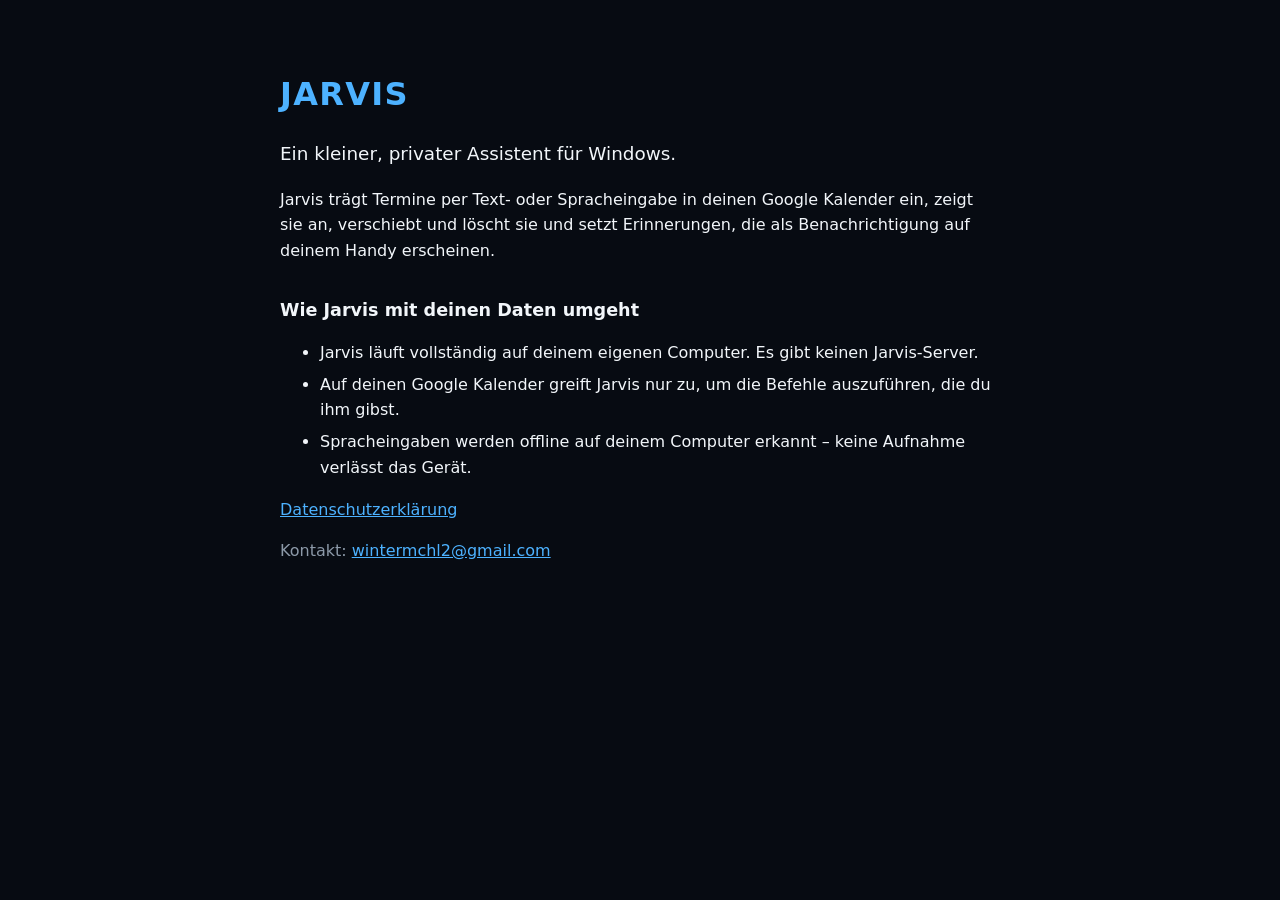
<file: index.html>
<!doctype html>
<html lang="de">
<head>
<meta charset="utf-8">
<meta name="viewport" content="width=device-width, initial-scale=1">
<title>Jarvis – persönlicher Assistent</title>
<link rel="stylesheet" href="style.css">
</head>
<body>
<main>
  <h1>JARVIS</h1>
  <p class="lead">Ein kleiner, privater Assistent für Windows.</p>

  <p>Jarvis trägt Termine per Text- oder Spracheingabe in deinen Google Kalender ein, zeigt sie an,
  verschiebt und löscht sie und setzt Erinnerungen, die als Benachrichtigung auf deinem Handy erscheinen.</p>

  <h2>Wie Jarvis mit deinen Daten umgeht</h2>
  <ul>
    <li>Jarvis läuft vollständig auf deinem eigenen Computer. Es gibt keinen Jarvis-Server.</li>
    <li>Auf deinen Google Kalender greift Jarvis nur zu, um die Befehle auszuführen, die du ihm gibst.</li>
    <li>Spracheingaben werden offline auf deinem Computer erkannt – keine Aufnahme verlässt das Gerät.</li>
  </ul>

  <p><a href="datenschutz.html">Datenschutzerklärung</a></p>
  <p class="muted">Kontakt: <a href="mailto:wintermchl2@gmail.com">wintermchl2@gmail.com</a></p>
</main>
</body>
</html>
</file>
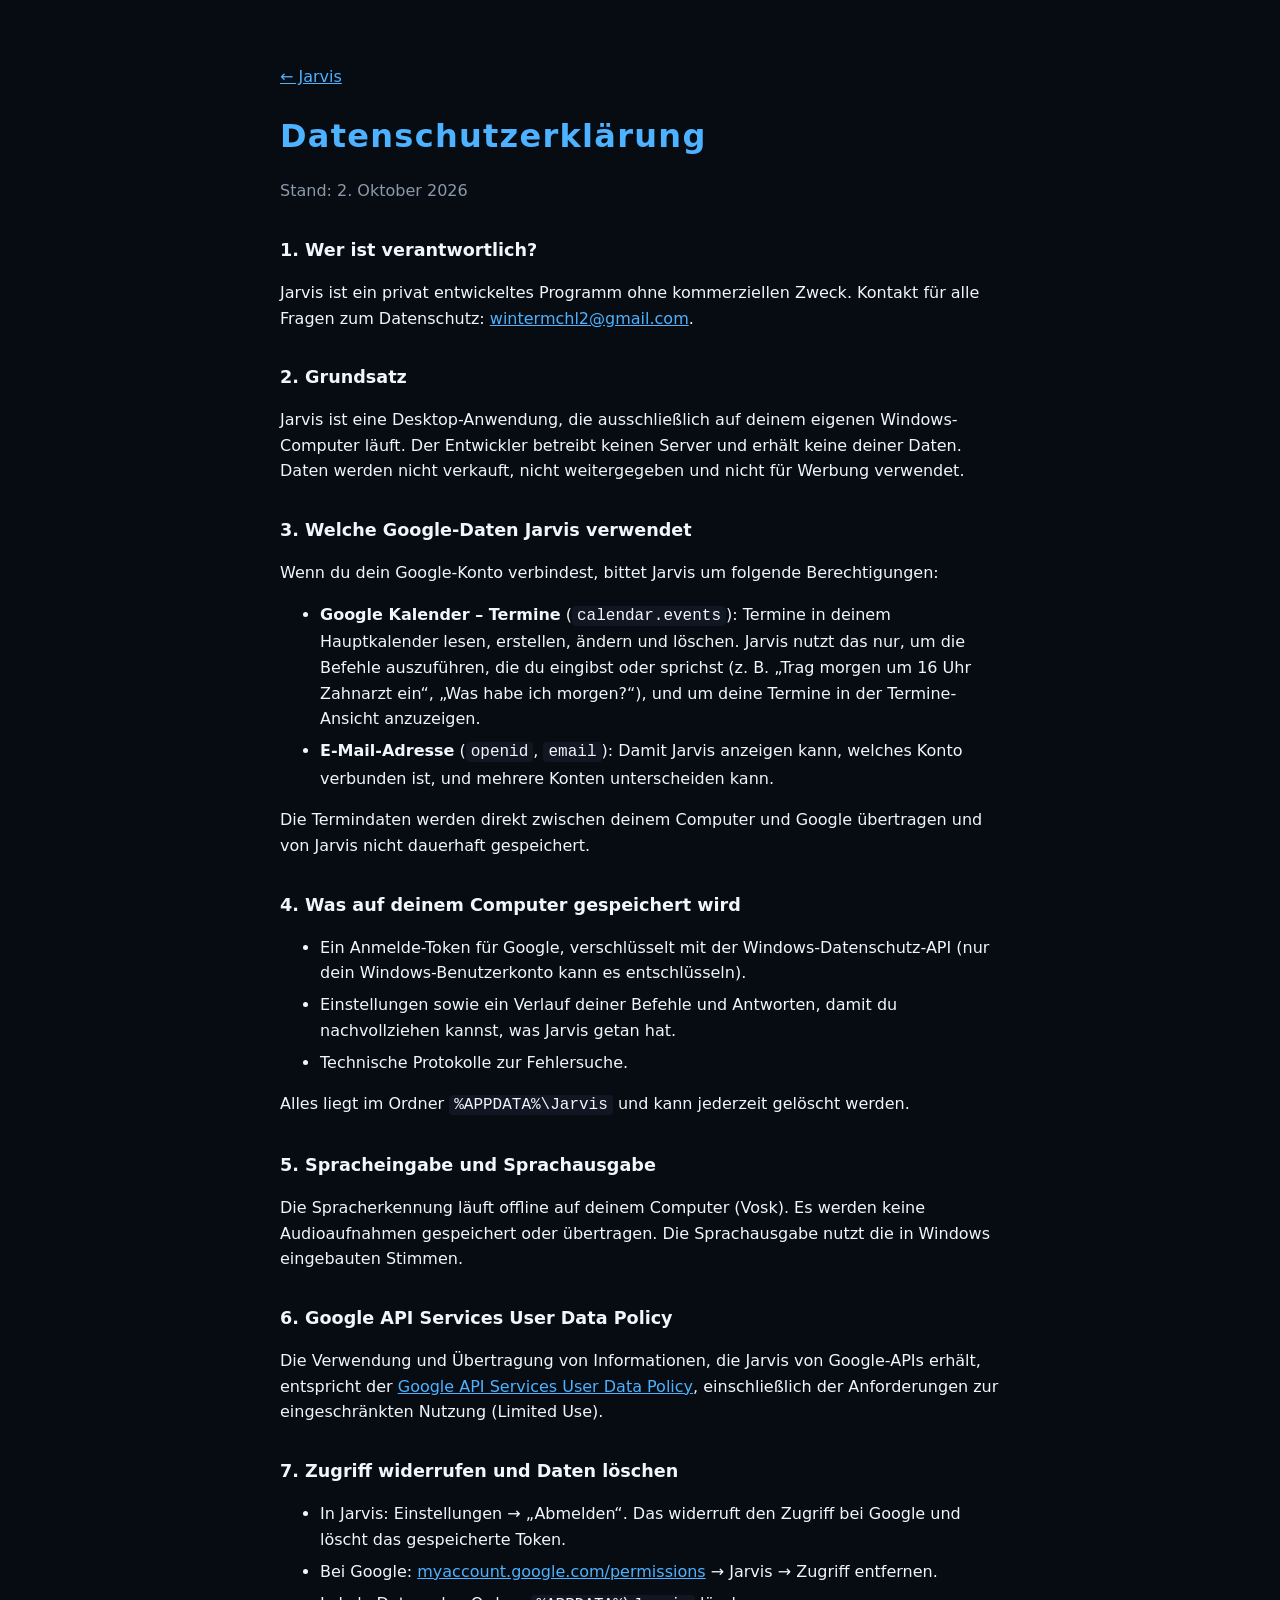
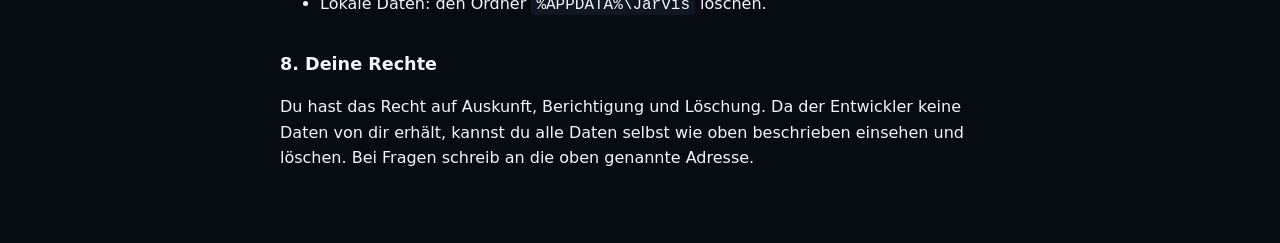
<file: datenschutz.html>
<!doctype html>
<html lang="de">
<head>
<meta charset="utf-8">
<meta name="viewport" content="width=device-width, initial-scale=1">
<title>Jarvis – Datenschutzerklärung</title>
<link rel="stylesheet" href="style.css">
</head>
<body>
<main>
  <p><a href="index.html">← Jarvis</a></p>
  <h1>Datenschutzerklärung</h1>
  <p class="muted">Stand: 2. Oktober 2026</p>

  <h2>1. Wer ist verantwortlich?</h2>
  <p>Jarvis ist ein privat entwickeltes Programm ohne kommerziellen Zweck. Kontakt für alle Fragen zum
  Datenschutz: <a href="mailto:wintermchl2@gmail.com">wintermchl2@gmail.com</a>.</p>

  <h2>2. Grundsatz</h2>
  <p>Jarvis ist eine Desktop-Anwendung, die ausschließlich auf deinem eigenen Windows-Computer läuft.
  Der Entwickler betreibt keinen Server und erhält keine deiner Daten. Daten werden nicht verkauft,
  nicht weitergegeben und nicht für Werbung verwendet.</p>

  <h2>3. Welche Google-Daten Jarvis verwendet</h2>
  <p>Wenn du dein Google-Konto verbindest, bittet Jarvis um folgende Berechtigungen:</p>
  <ul>
    <li><strong>Google Kalender – Termine</strong> (<code>calendar.events</code>): Termine in deinem
      Hauptkalender lesen, erstellen, ändern und löschen. Jarvis nutzt das nur, um die Befehle auszuführen,
      die du eingibst oder sprichst (z. B. „Trag morgen um 16 Uhr Zahnarzt ein“, „Was habe ich morgen?“),
      und um deine Termine in der Termine-Ansicht anzuzeigen.</li>
    <li><strong>E-Mail-Adresse</strong> (<code>openid</code>, <code>email</code>): Damit Jarvis anzeigen
      kann, welches Konto verbunden ist, und mehrere Konten unterscheiden kann.</li>
  </ul>
  <p>Die Termindaten werden direkt zwischen deinem Computer und Google übertragen und von Jarvis nicht
  dauerhaft gespeichert.</p>

  <h2>4. Was auf deinem Computer gespeichert wird</h2>
  <ul>
    <li>Ein Anmelde-Token für Google, verschlüsselt mit der Windows-Datenschutz-API (nur dein
      Windows-Benutzerkonto kann es entschlüsseln).</li>
    <li>Einstellungen sowie ein Verlauf deiner Befehle und Antworten, damit du nachvollziehen kannst,
      was Jarvis getan hat.</li>
    <li>Technische Protokolle zur Fehlersuche.</li>
  </ul>
  <p>Alles liegt im Ordner <code>%APPDATA%\Jarvis</code> und kann jederzeit gelöscht werden.</p>

  <h2>5. Spracheingabe und Sprachausgabe</h2>
  <p>Die Spracherkennung läuft offline auf deinem Computer (Vosk). Es werden keine Audioaufnahmen
  gespeichert oder übertragen. Die Sprachausgabe nutzt die in Windows eingebauten Stimmen.</p>

  <h2>6. Google API Services User Data Policy</h2>
  <p>Die Verwendung und Übertragung von Informationen, die Jarvis von Google-APIs erhält, entspricht der
  <a href="https://developers.google.com/terms/api-services-user-data-policy">Google API Services User Data
  Policy</a>, einschließlich der Anforderungen zur eingeschränkten Nutzung (Limited Use).</p>

  <h2>7. Zugriff widerrufen und Daten löschen</h2>
  <ul>
    <li>In Jarvis: Einstellungen → „Abmelden“. Das widerruft den Zugriff bei Google und löscht das
      gespeicherte Token.</li>
    <li>Bei Google: <a href="https://myaccount.google.com/permissions">myaccount.google.com/permissions</a>
      → Jarvis → Zugriff entfernen.</li>
    <li>Lokale Daten: den Ordner <code>%APPDATA%\Jarvis</code> löschen.</li>
  </ul>

  <h2>8. Deine Rechte</h2>
  <p>Du hast das Recht auf Auskunft, Berichtigung und Löschung. Da der Entwickler keine Daten von dir
  erhält, kannst du alle Daten selbst wie oben beschrieben einsehen und löschen. Bei Fragen schreib an die
  oben genannte Adresse.</p>
</main>
</body>
</html>
</file>
<file: style.css>
:root {
  --bg: #070B12;
  --surface: #101722;
  --blue: #168BFF;
  --blue-light: #4DB2FF;
  --text: #F2F6FA;
  --muted: #8C99A8;
}
body {
  margin: 0;
  background: var(--bg);
  color: var(--text);
  font: 16px/1.6 "Segoe UI", system-ui, sans-serif;
}
main {
  max-width: 720px;
  margin: 0 auto;
  padding: 48px 16px 64px;
}
h1 { color: var(--blue-light); letter-spacing: 0.04em; margin-bottom: 4px; }
h2 { font-size: 1.1rem; margin-top: 2rem; }
a { color: var(--blue-light); }
code { background: var(--surface); padding: 1px 5px; border-radius: 4px; }
.lead { font-size: 1.15rem; }
.muted { color: var(--muted); }
li { margin-bottom: 0.4rem; }
</file>
